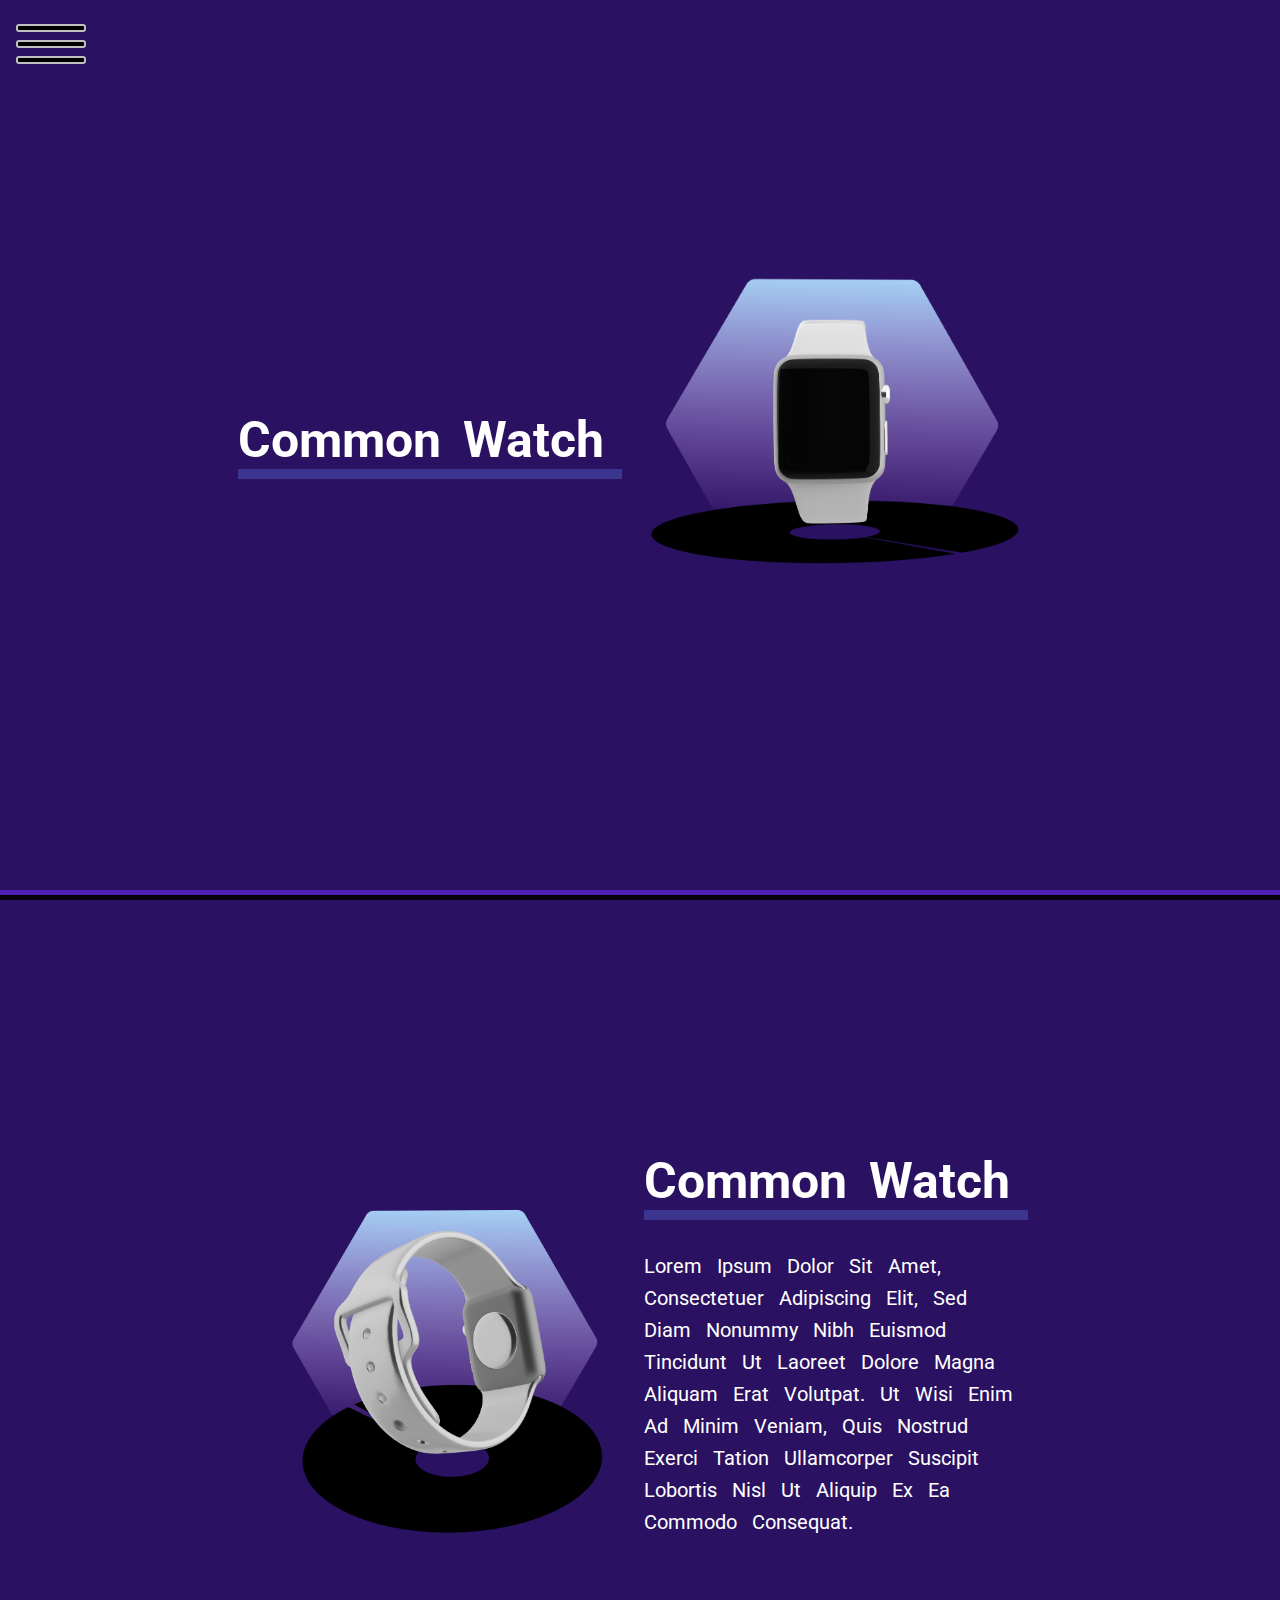
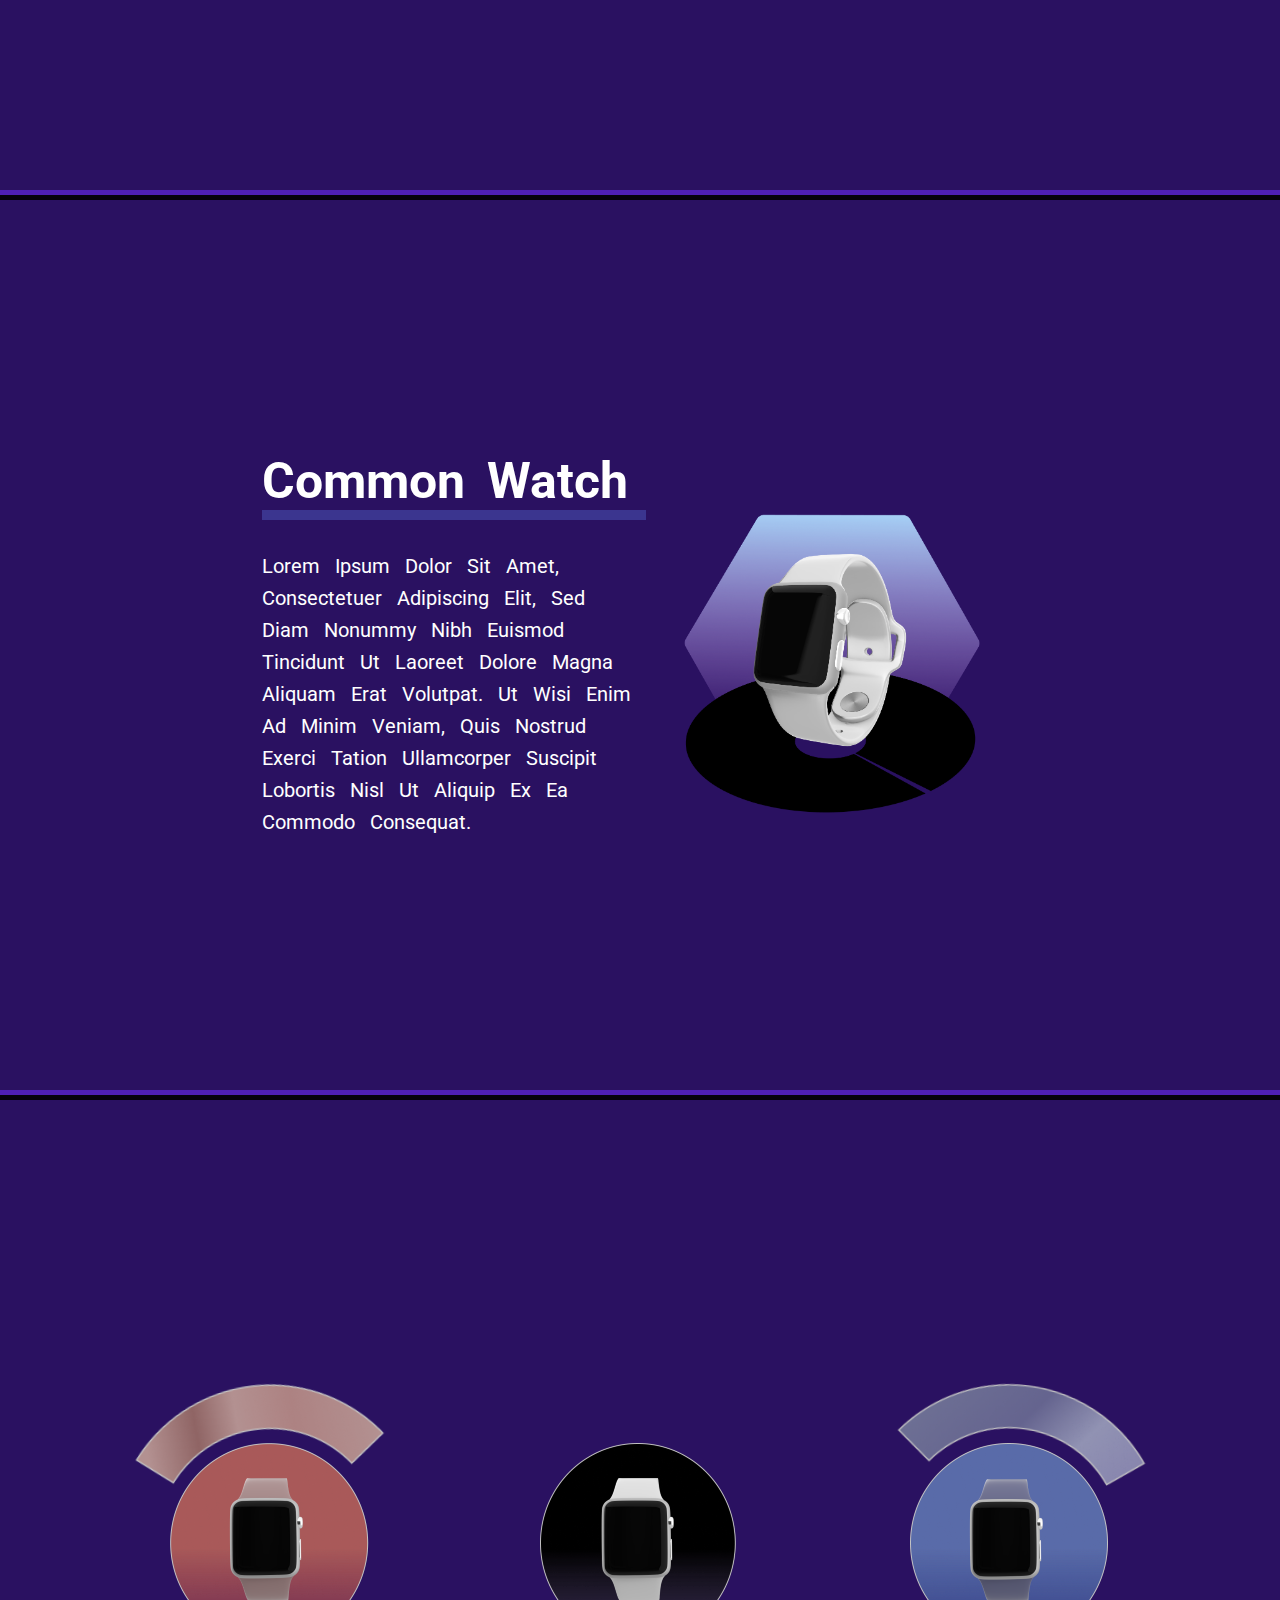
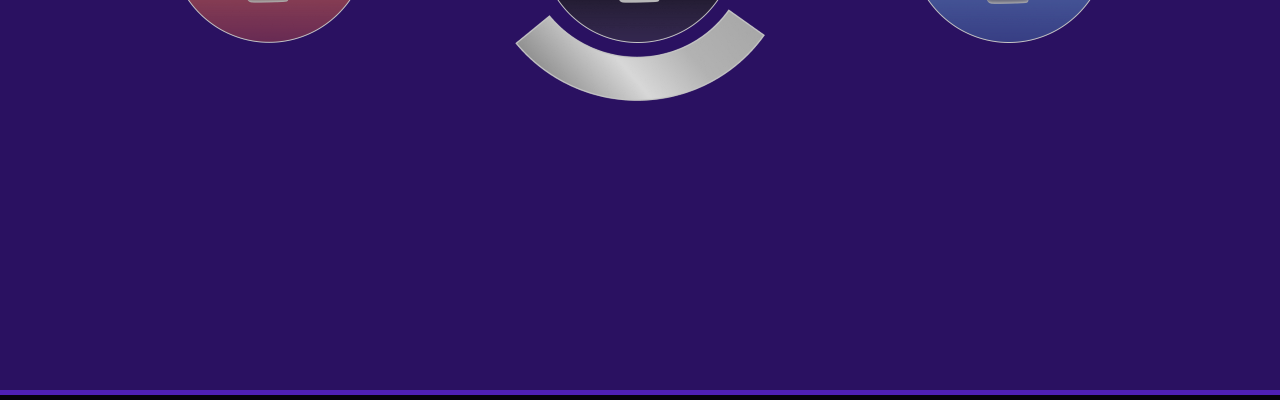
<file: index.html>
<!DOCTYPE html>
<html lang="en">
  <head>
    <meta charset="UTF-8">
    <meta name="viewport" content="width=device-width,initial-scale=1,maximum-scale=1,user-scalable=no">
    <meta http-equiv="X-UA-Compatible" content="IE=edge,chrome=1">
    <meta name="HandheldFriendly" content="true">
    
    <link rel="stylesheet" href="/src/style.css">
    <script src="/src/script.js" defer></script>

    <title>Home</title>

  </head>
<body id = "indexPg">
  <!-- First Watch -->
  <section class="section-index-page"> 
    <!-- Navigation-->
    <!--Hamburger style Menu-->
    <div class="div-menu-btn-toggle"onclick="menuDisplayToggle()">
        <span class="span-menu-tier tier1"></span>
        <span class="span-menu-tier tier2"></span>
        <span class="span-menu-tier tier3"></span>
        
      <!--Hamburger style Menu after toggle show menu links-->
      <ul class="ul-menu-items" >
        <li class="ul-menu-items item0"> <a href="index.html">Home</a> </li>

        <!-- Menu link: Products jumps to section Watch Trio -->
        <li class="ul-menu-items item1"> <a href="#products">Products</a> </li>

        <li class="ul-menu-items item3"> <a href="/src/pages/cart.html">Cart</a> </li>
      </ul> 
    </div>
      
    <!--END Navigation-->

    <!-- First Watch -->
    <div class="div-text-front-container">
      <h1 class="heading-one">Common Watch</h1>
    </div>
    
    <div class="div-img-front-view watch">
        <img class="img-front" src="src/images/Front.png" alt="Front watch view">
    </div> 

  </section>

  <!-- 2nd Watch -->
  <section class="section-index-page">
    <div class="div-img-back-view watch">
        <img class="img-back" src="src/images/Back.png" alt="Back watch view">
    </div>

    <div class="div-text-back-container">
      <h1 class="heading-one">Common Watch</h1>

      <p class="paragraph"> 
        Lorem ipsum dolor sit amet, consectetuer adipiscing elit, 
        sed diam nonummy nibh euismod tincidunt ut laoreet dolore 
        magna aliquam erat volutpat. Ut wisi enim ad minim veniam,
        quis nostrud exerci tation ullamcorper suscipit lobortis  
        nisl ut aliquip ex ea commodo consequat.
      </p>
    </div>
  </section>

  <!-- 3rd Watch -->
  <section class="section-index-page">
    <div class="div-text-side-container">
      <h1 class="heading-one">Common Watch</h1>
      <p class="paragraph"> 
        Lorem ipsum dolor sit amet, consectetuer adipiscing elit, 
        sed diam nonummy nibh euismod tincidunt ut laoreet dolore 
        magna aliquam erat volutpat. Ut wisi enim ad minim veniam,
        quis nostrud exerci tation ullamcorper suscipit lobortis  
        nisl ut aliquip ex ea commodo consequat.
      </p>
    </div>
    <div class="div-img-side-view watch">
      <img class="img-side" src="src/images/Side view.png" alt="Side view watch">
    </div>
  </section>

  <!-- Last Watch - Trio -->
  <section id="products" class="section-index-page" onmouseenter="enterRotateBands()">
    <div class="div-band-trio-container">
      <!-- Watch Bands -->
      <div class="div-bands div-red-band">
        <img class="img-band-all img-red-band" src="src/images/red-band.png" alt="image red watch band">
      </div>

      <div class="div-bands div-grey-band">
          <img class="img-band-all img-grey-band" src="src/images/grey-band.png" alt="image grey watch band">
      </div>

      <div class="div-bands div-blue-band">
        <img class="img-band-all img-blue-band" src="src/images/blue-band.png" alt="image blue watch band">
      </div>
    </div>

    <!-- Watch Background - Circles -->
    <div class="div-circle-trio-container">
      <div class="div-circle-trio circleRed"> 
          <img id="img-red-circle" src="src/images/red circle.png" alt="Submit form watch with red band ">
      </div>

      <div class="div-circle-trio circleBlack"> 
          <img id="img-black-circle" src="src/images/black circle.png" alt="Submit form watch with white band ">
      </div>

      <div class="div-circle-trio circleBlue"> 
          <img id="img-blue-circle" src="src/images/blue circle.png" alt="Submit form watch with blue band ">
      </div>
      
    </div>     
    <div class="div-circle-info-container">
      <div class="div-watch-info div-redWatch-info" onclick="window.location.href = '/src/pages/Watch-Red.html';">
        <h2>Common Red Watch</h2>
      </div>
      <div class="div-watch-info div-greyWatch-info" onclick="window.location.href = '/src/pages/Watch-Grey.html';">
        <h2>Common Grey Watch</h2>
        </a>  
      </div>
      <div class="div-watch-info div-blueWatch-info" onclick="window.location.href = '/src/pages/Watch-Blue.html';">
        <h2 class="h2-watch-info">Common Blue Watch</h2>
        </a>
      </div>
    </div>     
  </section> 
</body>
</html>
</file>
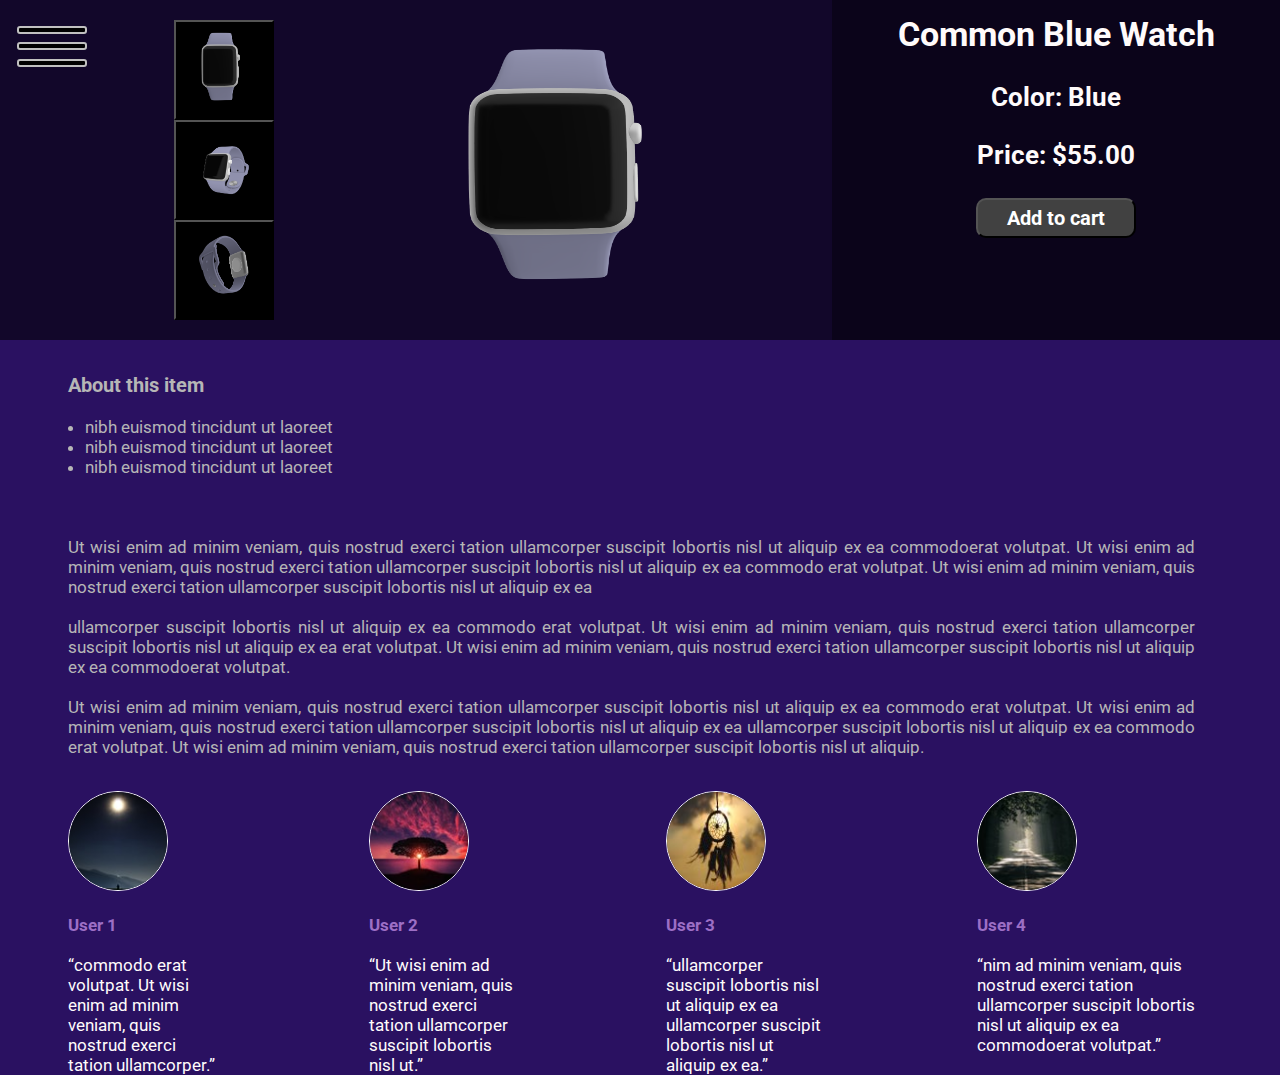
<file: src/pages/Watch-Blue.html>
<!DOCTYPE html>
<html lang="en">
<head>
  <meta charset="UTF-8">
  <meta name="viewport" content="width=device-width,initial-scale=1,maximum-scale=1,user-scalable=no">
  <meta http-equiv="X-UA-Compatible" content="IE=edge,chrome=1">
  <meta name="HandheldFriendly" content="true">

  <link rel="stylesheet" href="/src/style.css">
  <script src="/src/script.js" defer></script>

  <title>Products</title>
</head>
  <body id="body-watchPgBlue-container" class="body">
    <!-- Navigation-->
    <!--Hamburger style Menu-->
    <div class="div-menu-btn-toggle"onclick="menuDisplayToggle()">
      <span class="span-menu-tier tier1"></span>
      <span class="span-menu-tier tier2"></span>
      <span class="span-menu-tier tier3"></span>
      
      <!--Hamburger style Menu after toggle show menu links-->
      <ul class="ul-menu-items" >
        <li class="ul-menu-items item0"> <a href="index.html/../../../">Home</a></li>
        <!-- Menu link: Products jumps to section Watch Trio -->
        <li class="ul-menu-items item1"> <a href="/../../../#products">Products</a></li>
        <li class="ul-menu-items item3"> <a href="/src/pages/cart.html">Cart</a></li>
      </ul> 
    </div>
    
    <div class="div-grid-container">
    <!--Img side display-->
    <div class="div-display-container">
      <div class="div-display watch1">
        <button class="btn image1">
        </button>
      </div>

      <div class="div-display watch2">
        <button class="btn image2">
        </button>
      </div>

      <div class="div-display watch3">
        <button class="btn image3">
        </button>
      </div>
    </div>
    <!--End Img side display-->
    <!--Center img display-->
    <div class="div-display-main mainDisplay">
    </div>
    <!--End Center img display-->
    <!--Display Product Pre-Purchase Details-->
    <div class="div-product-buy-container">
      <h1 class="h1-product-Title">Common Blue Watch</h1>
      <h2 class="h2-product-Color">Color: Blue</h2>
      <h2 class="h2-product-Price">Price: $55.00</h2>
      
      <button type="button" class="btn-addToCart" onclick="addCartBtnClick()">Add to cart</button>
      
      <div class="div-btn-ItemAmount prodPgAmtBtn">
        <button type="button" class="btn-ItemAmount btn-Remove" onclick="itemAmountRemove()">-</button>
          <p class="p-displayItemAmount"></p>
        <button type="button" class="btn-ItemAmount btn-Add" onclick="itemAmountAdd()">+</button>
      </div>

    </div>
    <!--END Display Product Pre-Purchase Details-->
      <!--Display Demo Text-->
      <div class="div-product-specs-container">
        <h3>About this item</h3>
        <br>
        <ul>
          <li>nibh euismod tincidunt ut laoreet</li>
          <li>nibh euismod tincidunt ut laoreet</li>
          <li>nibh euismod tincidunt ut laoreet</li>
        </ul>
        <br><br><br>
        <p>
          Ut wisi enim ad minim veniam,
          quis nostrud exerci tation ullamcorper suscipit lobortis  
          nisl ut aliquip ex ea commodoerat volutpat. Ut wisi enim ad minim veniam,
          quis nostrud exerci tation ullamcorper suscipit lobortis  
          nisl ut aliquip ex ea commodo
          erat volutpat. Ut wisi enim ad minim veniam,
          quis nostrud exerci tation ullamcorper suscipit lobortis  
          nisl ut aliquip ex ea <br><br>
          ullamcorper suscipit lobortis  
          nisl ut aliquip ex ea commodo
          erat volutpat. Ut wisi enim ad minim veniam,
          quis nostrud exerci tation ullamcorper suscipit lobortis  
          nisl ut aliquip ex ea 
          erat volutpat. Ut wisi enim ad minim veniam,
          quis nostrud exerci tation ullamcorper suscipit lobortis  
          nisl ut aliquip ex ea commodoerat volutpat. 
          <br><br>Ut wisi enim ad minim veniam,
          quis nostrud exerci tation ullamcorper suscipit lobortis  
          nisl ut aliquip ex ea commodo
          erat volutpat. Ut wisi enim ad minim veniam,
          quis nostrud exerci tation ullamcorper suscipit lobortis  
          nisl ut aliquip ex ea 
          ullamcorper suscipit lobortis  
          nisl ut aliquip ex ea commodo
          erat volutpat. Ut wisi enim ad minim veniam,
          quis nostrud exerci tation ullamcorper suscipit lobortis  
          nisl ut aliquip. 
        </p>
      </div>
      <!--END Display Demo Text-->
      <!--Display user reviews-->
      <div class="div-reviews-container">
        <div class="div-reviews person1">
            <div class="img-avatar-display">
            <img src="/src/images/pexels-pixabay-33696.jpg" alt="avatar image 1">
          </div>
          <h4>User 1</h4>
          <p><q>commodo erat volutpat. Ut wisi enim ad minim veniam, quis nostrud exerci tation ullamcorper.</q></p>
        </div>
        <div class="div-reviews person2">
          <div class="img-avatar-display">
            <img src="/src/images/pexels-pixabay-36717.jpg" alt="avatar image 2">
          </div>
          <h4>User 2</h4>
          <p><q>Ut wisi enim ad minim veniam, quis nostrud exerci tation ullamcorper suscipit lobortis nisl ut.</q></p>
        </div> 
        <div class="div-reviews person3">
          <div class="img-avatar-display">
            <img src="/src/images/pexels-pixabay-279467.jpg" alt="avatar image 3">
          </div>
          <h4>User 3</h4>
          <p><q>ullamcorper suscipit lobortis nisl ut aliquip ex ea ullamcorper suscipit lobortis nisl ut aliquip ex ea.</q></p>
        </div> 
        <div class="div-reviews person4">
          <div class="img-avatar-display">
            <img src="/src/images/pexels-pixabay-531321.jpg" alt="avatar image 4">
          </div>
          <h4>User 4</h4>
          <p><q>nim ad minim veniam, quis nostrud exerci tation ullamcorper suscipit lobortis nisl ut aliquip ex ea commodoerat volutpat.</q></p>
        </div>            
      </div>
      <!--END Display user reviews-->
    </div>
  </body>
</html>
</file>
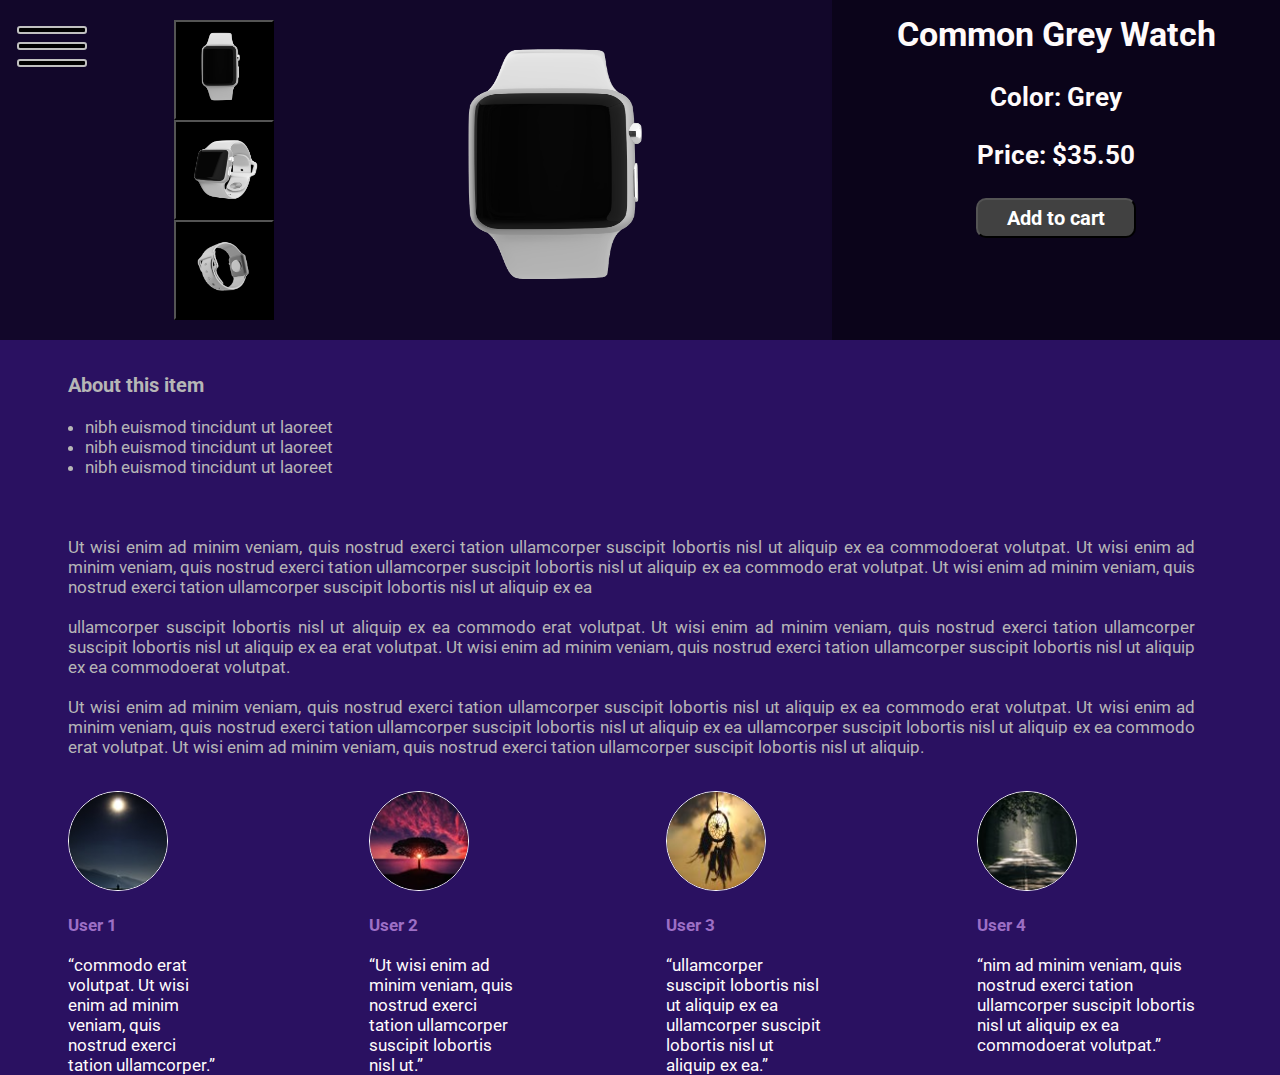
<file: src/pages/Watch-Grey.html>
<!DOCTYPE html>
<html lang="en">
<head>
  <meta charset="UTF-8">
  <meta name="viewport" content="width=device-width,initial-scale=1,maximum-scale=1,user-scalable=no">
  <meta http-equiv="X-UA-Compatible" content="IE=edge,chrome=1">
  <meta name="HandheldFriendly" content="true">

  <link rel="stylesheet" href="/src/style.css">
  <script src="/src/script.js" defer></script>

  <title>Products</title>
</head>
  <body id="body-watchPgGrey-container" class="body">
    <!-- Navigation-->
    <!--Hamburger style Menu-->
    <div class="div-menu-btn-toggle"onclick="menuDisplayToggle()">
      <span class="span-menu-tier tier1"></span>
      <span class="span-menu-tier tier2"></span>
      <span class="span-menu-tier tier3"></span>
      
      <!--Hamburger style Menu after toggle show menu links-->
      <ul class="ul-menu-items" >
        <li class="ul-menu-items item0"> <a href="index.html/../../../">Home</a></li>
        <!-- Menu link: Products jumps to section Watch Trio -->
        <li class="ul-menu-items item1"> <a href="/../../../#products">Products</a></li>
        <li class="ul-menu-items item3"> <a href="/src/pages/cart.html">Cart</a></li>
      </ul> 
    </div>
    
    <div class="div-grid-container">
    <!--Img side display-->
    <div class="div-display-container">
      <div class="div-display watch1">
        <button class="btn image1">
        </button>
      </div>

      <div class="div-display watch2">
        <button class="btn image2">
        </button>
      </div>

      <div class="div-display watch3">
        <button class="btn image3">
        </button>
      </div>
    </div>
      <!--End Img side display-->
    <!--Center img display-->
    <div class="div-display-main mainDisplay">
    </div>
    <!--End Center img display-->
    <!--Display Product Pre-Purchase Details-->
    <div class="div-product-buy-container">
      <h1 class="h1-product-Title">Common Grey Watch</h1>
      <h2 class="h2-product-Color">Color: Grey</h2>
      <h2 class="h2-product-Price">Price: $35.50</h2>

      <button type="button" class="btn-addToCart" onclick="addCartBtnClick()">Add to cart</button>
      
      <div class="div-btn-ItemAmount prodPgAmtBtn">
        <button type="button" class="btn-ItemAmount btn-Remove" onclick="itemAmountRemove()">-</button>
          <p class="p-displayItemAmount"></p>
        <button type="button" class="btn-ItemAmount btn-Add" onclick="itemAmountAdd()">+</button>
      </div>

    </div>
    <!--END Display Product Pre-Purchase Details-->
      <!--Display Demo Text-->
      <div class="div-product-specs-container">
        <h3>About this item</h3>
        <br>
        <ul>
          <li>nibh euismod tincidunt ut laoreet</li>
          <li>nibh euismod tincidunt ut laoreet</li>
          <li>nibh euismod tincidunt ut laoreet</li>
        </ul>
        <br><br><br>
        <p>
          Ut wisi enim ad minim veniam,
          quis nostrud exerci tation ullamcorper suscipit lobortis  
          nisl ut aliquip ex ea commodoerat volutpat. Ut wisi enim ad minim veniam,
          quis nostrud exerci tation ullamcorper suscipit lobortis  
          nisl ut aliquip ex ea commodo
          erat volutpat. Ut wisi enim ad minim veniam,
          quis nostrud exerci tation ullamcorper suscipit lobortis  
          nisl ut aliquip ex ea <br><br>
          ullamcorper suscipit lobortis  
          nisl ut aliquip ex ea commodo
          erat volutpat. Ut wisi enim ad minim veniam,
          quis nostrud exerci tation ullamcorper suscipit lobortis  
          nisl ut aliquip ex ea 
          erat volutpat. Ut wisi enim ad minim veniam,
          quis nostrud exerci tation ullamcorper suscipit lobortis  
          nisl ut aliquip ex ea commodoerat volutpat. 
          <br><br>Ut wisi enim ad minim veniam,
          quis nostrud exerci tation ullamcorper suscipit lobortis  
          nisl ut aliquip ex ea commodo
          erat volutpat. Ut wisi enim ad minim veniam,
          quis nostrud exerci tation ullamcorper suscipit lobortis  
          nisl ut aliquip ex ea 
          ullamcorper suscipit lobortis  
          nisl ut aliquip ex ea commodo
          erat volutpat. Ut wisi enim ad minim veniam,
          quis nostrud exerci tation ullamcorper suscipit lobortis  
          nisl ut aliquip. 
        </p>
      </div>
      <!--END Display Demo Text-->
      <!--Display user reviews-->
      <div class="div-reviews-container">
        <div class="div-reviews person1">
            <div class="img-avatar-display">
            <img src="/src/images/pexels-pixabay-33696.jpg" alt="avatar image 1">
          </div>
          <h4>User 1</h4>
          <p><q>commodo erat volutpat. Ut wisi enim ad minim veniam, quis nostrud exerci tation ullamcorper.</q></p>
        </div>
        <div class="div-reviews person2">
          <div class="img-avatar-display">
            <img src="/src/images/pexels-pixabay-36717.jpg" alt="avatar image 2">
          </div>
          <h4>User 2</h4>
          <p><q>Ut wisi enim ad minim veniam, quis nostrud exerci tation ullamcorper suscipit lobortis nisl ut.</q></p>
        </div> 
        <div class="div-reviews person3">
          <div class="img-avatar-display">
            <img src="/src/images/pexels-pixabay-279467.jpg" alt="avatar image 3">
          </div>
          <h4>User 3</h4>
          <p><q>ullamcorper suscipit lobortis nisl ut aliquip ex ea ullamcorper suscipit lobortis nisl ut aliquip ex ea.</q></p>
        </div> 
        <div class="div-reviews person4">
          <div class="img-avatar-display">
            <img src="/src/images/pexels-pixabay-531321.jpg" alt="avatar image 4">
          </div>
          <h4>User 4</h4>
          <p><q>nim ad minim veniam, quis nostrud exerci tation ullamcorper suscipit lobortis nisl ut aliquip ex ea commodoerat volutpat.</q></p>
        </div>            
      </div>
      <!--END Display user reviews-->
    </div>
  </body>
</html>
</file>
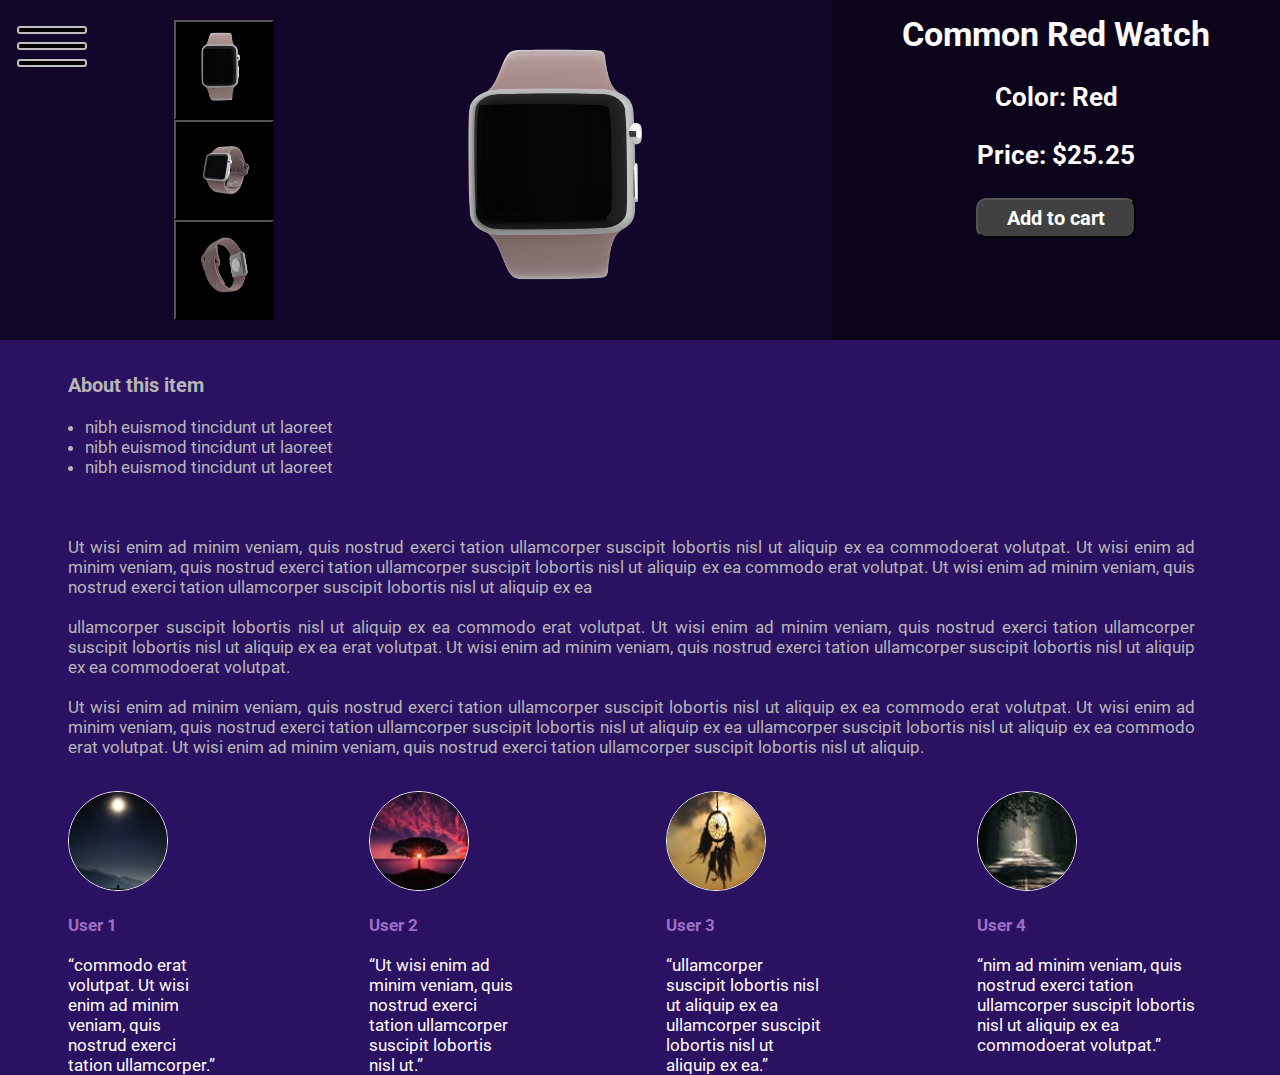
<file: src/pages/Watch-Red.html>
<!DOCTYPE html>
<html lang="en">
<head>
  <meta charset="UTF-8">
  <meta name="viewport" content="width=device-width,initial-scale=1,maximum-scale=1,user-scalable=no">
  <meta http-equiv="X-UA-Compatible" content="IE=edge,chrome=1">
  <meta name="HandheldFriendly" content="true">

  <link rel="stylesheet" href="/src/style.css">
  <script src="/src/script.js" defer></script>

  <title>Products</title>
</head>
  <body id="body-watchPgRed-container" class="body" >
    <!-- Navigation-->
    <!--Hamburger style Menu-->
    <div class="div-menu-btn-toggle"onclick="menuDisplayToggle()">
      <span class="span-menu-tier tier1"></span>
      <span class="span-menu-tier tier2"></span>
      <span class="span-menu-tier tier3"></span>
    
    <!--Hamburger style Menu after toggle show menu links-->
    <ul class="ul-menu-items" >
      <li class="ul-menu-items item0"> <a href="index.html/../../../">Home</a></li>
      <!-- Menu link: Products jumps to section Watch Trio -->
      <li class="ul-menu-items item1"> <a href="/../../../#products">Products</a></li>
      <li class="ul-menu-items item3"> <a href="/src/pages/cart.html">Cart</a></li>
    </ul> 
  </div>
    
    <div class="div-grid-container">
    <!--Img side display-->
    <div class="div-display-container">
      <div class="div-display watch1">
        <button class="btn image1">
        </button>
      </div>

      <div class="div-display watch2">
        <button class="btn image2">
        </button>
      </div>

      <div class="div-display watch3">
        <button class="btn image3">
          <!-- <img src="/src/images/Back prod.png" alt="Back watch view"> -->
        </button>
      </div>
    </div>
      <!--End Img side display-->
    <!--Center img display-->
    <div class="div-display-main mainDisplay">
    </div>
    <!--End Center img display-->
    <!--Display Product Pre-Purchase Details-->
    <div class="div-product-buy-container">
      <h1 class="h1-product-Title">Common Red Watch</h1>
      <h2 class="h2-product-Color">Color: Red</h2>
      <h2 class="h2-product-Price">Price: $25.25</h2>
      
      <button type="button" class="btn-addToCart" onClick = "addCartBtnClick()">Add to cart</button>
      
      <div class="div-btn-ItemAmount prodPgAmtBtn">
        <button type="button" class="btn-ItemAmount btn-Remove" onclick="itemAmountRemove()">-</button>
        <p class="p-displayItemAmount"></p>
        <button type="button" class="btn-ItemAmount btn-Add" onclick="itemAmountAdd()">+</button>
      </div>
      
    </div>
    <!--END Display Product Pre-Purchase Details-->
      <!--Display Demo Text-->
      <div class="div-product-specs-container">
        <h3>About this item</h3>
        <br>
        <ul>
          <li>nibh euismod tincidunt ut laoreet</li>
          <li>nibh euismod tincidunt ut laoreet</li>
          <li>nibh euismod tincidunt ut laoreet</li>
        </ul>
        <br><br><br>
        <p>
          Ut wisi enim ad minim veniam,
          quis nostrud exerci tation ullamcorper suscipit lobortis  
          nisl ut aliquip ex ea commodoerat volutpat. Ut wisi enim ad minim veniam,
          quis nostrud exerci tation ullamcorper suscipit lobortis  
          nisl ut aliquip ex ea commodo
          erat volutpat. Ut wisi enim ad minim veniam,
          quis nostrud exerci tation ullamcorper suscipit lobortis  
          nisl ut aliquip ex ea <br><br>
          ullamcorper suscipit lobortis  
          nisl ut aliquip ex ea commodo
          erat volutpat. Ut wisi enim ad minim veniam,
          quis nostrud exerci tation ullamcorper suscipit lobortis  
          nisl ut aliquip ex ea 
          erat volutpat. Ut wisi enim ad minim veniam,
          quis nostrud exerci tation ullamcorper suscipit lobortis  
          nisl ut aliquip ex ea commodoerat volutpat. 
          <br><br>Ut wisi enim ad minim veniam,
          quis nostrud exerci tation ullamcorper suscipit lobortis  
          nisl ut aliquip ex ea commodo
          erat volutpat. Ut wisi enim ad minim veniam,
          quis nostrud exerci tation ullamcorper suscipit lobortis  
          nisl ut aliquip ex ea 
          ullamcorper suscipit lobortis  
          nisl ut aliquip ex ea commodo
          erat volutpat. Ut wisi enim ad minim veniam,
          quis nostrud exerci tation ullamcorper suscipit lobortis  
          nisl ut aliquip. 
        </p>
      </div>
      <!--END Display Demo Text-->
      <!--Display user reviews-->
      <div class="div-reviews-container">
        <div class="div-reviews person1">
            <div class="img-avatar-display">
            <img src="/src/images/pexels-pixabay-33696.jpg" alt="avatar image 1">
          </div>
          <h4>User 1</h4>
          <p><q>commodo erat volutpat. Ut wisi enim ad minim veniam, quis nostrud exerci tation ullamcorper.</q></p>
        </div>
        <div class="div-reviews person2">
          <div class="img-avatar-display">
            <img src="/src/images/pexels-pixabay-36717.jpg" alt="avatar image 2">
          </div>
          <h4>User 2</h4>
          <p><q>Ut wisi enim ad minim veniam, quis nostrud exerci tation ullamcorper suscipit lobortis nisl ut.</q></p>
        </div> 
        <div class="div-reviews person3">
          <div class="img-avatar-display">
            <img src="/src/images/pexels-pixabay-279467.jpg" alt="avatar image 3">
          </div>
          <h4>User 3</h4>
          <p><q>ullamcorper suscipit lobortis nisl ut aliquip ex ea ullamcorper suscipit lobortis nisl ut aliquip ex ea.</q></p>
        </div> 
        <div class="div-reviews person4">
          <div class="img-avatar-display">
            <img src="/src/images/pexels-pixabay-531321.jpg" alt="avatar image 4">
          </div>
          <h4>User 4</h4>
          <p><q>nim ad minim veniam, quis nostrud exerci tation ullamcorper suscipit lobortis nisl ut aliquip ex ea commodoerat volutpat.</q></p>
        </div>            
      </div>
      <!--END Display user reviews-->
    </div>
  </body>
</html>
</file>
<file: src/style.css>
@import url('https://fonts.googleapis.com/css2?family=Roboto&display=swap');

*
{
  font-family: 'Roboto', sans-serif;
  box-sizing: border-box; 
  margin: 0;
  padding: 0;
}

body
{
  overflow-x: hidden;
}

/*Start Navigation*/
/*Pre-toggle effects*/
/*Nav button - tier style*/
.div-menu-btn-toggle
{
  display: flex;
  flex-direction: column;
  justify-content: space-between;
  position: fixed;
  top: 1em;
  left: 1em;
}

.div-menu-btn-toggle .span-menu-tier
{ 
  height: 8px;
  width: 70px;
  margin-top: 0.5em;
  background-color: rgb(0, 0, 0);
  border: 2px solid silver;  
  border-radius: 3px;
}

.div-menu-btn-toggle:hover
{
  cursor: pointer;
}

/*Nav links*/
.ul-menu-items 
{ 
  display: flex;
  flex-direction: column;
  position: relative;
  list-style-type: none;
  text-transform: uppercase;
  font-weight: bold;
  padding: 0 0 70px 0;
  top: 2em;
  left: 2em;
}

.ul-menu-items a
{
  color: rgb(255, 255, 255);
  text-decoration: none;
}

.ul-menu-items a:hover
{
  text-decoration: underline overline rgb(255, 255, 255);
}

/*Post-toggle effects*/
/*Changes tier menu to X style - JS Adds class to Html*/
.active-menu .tier3
{
  transform: translateY(14px) rotateZ(45deg);
}

.active-menu .tier2
{
  display: none;
}

.active-menu .tier1
{
  transform: translateY(15px) rotateZ(-45deg);
}

/*Menu background appears*/
.active-menu
{
  background: rgba(0, 0, 0, 0.717);
  position: fixed;
  border-radius: 10px;
  height: 20em;
  width: 15em;
  top: 1em;
}

/*X style positioning*/
.active-menu .span-menu-tier
{
  width: 2em;
  position: fixed;
  top: 1.5em;
  left: 1.5em;
}
/*END Navigation*/

/*Start index page*/
.section-index-page
{
  display: flex;
  justify-content: center;
  align-items: center;
  background-color: #2a1161;
  color: #fff;
  border-bottom: 10px ridge #2a1161 ;
  scroll-snap-align: start;
  width: 100vw;
  height: 100vh;
  overflow: hidden;
}

.img-front,
.img-back,
.img-side
{
  height: 400px;
}

.div-text-front-container, 
.div-text-back-container,
.div-text-side-container
{
  display: flex;
  flex-direction: column;
  position: relative;
  width: 30%;
  text-transform: capitalize;
  word-spacing: 10px;
}

.heading-one
{
  font-size: 50px;
  border-bottom: 10px solid rgb(59, 53, 143);
}

.paragraph
{ 
  padding-top: 1.5em;
  line-height: 1.6em;
  font-size: 20px;
}

@keyframes info
{
  0% {
    opacity: 0;
    transform: translateX(-10em);
  }
  100% {
      opacity: 1;
      transform: translateX(0);
  }
}

@keyframes info2
{
  0% {
    opacity: 0;
    transform: translateX(10em);
  }
  100% {
      opacity: 1;
      transform: translateX(0);
  }
}

@keyframes watch
{
  0% {
    opacity: 0;
    transform: translateY(-20em);
  }
  100%
  {
    opacity: 1;
    transform: translateY(0);
  }
}

/*Watch Trio Section*/
.div-band-trio-container, 
.div-circle-trio-container
,.div-circle-info-container
{
  display: flex;
  flex-direction: row;
  justify-content: space-evenly;  
  position: absolute;
  width: 100%;  
}

.div-watch-info
{
  height: 7em;
  width: 12em;
}

.div-watch-info h2 
{
  text-align: center; 
  position: relative;
  top: 30px;
  visibility: hidden;
}

.div-watch-info:hover
{
  background-image: linear-gradient(rgb(255, 255, 255),rgba(255, 255, 255, 0.67));
  border-radius: 10px;    
  cursor: pointer;
}

.div-watch-info:hover h2
{
  visibility: visible;
  color: black;
}

.div-redWatch-info
{
  position: relative;
  right: 3px;
}

.div-blueWatch-info
{
  position: relative;
  left: 1px;
}

.div-greyWatch-info
{
  position: relative;
  right: 2px;
}

.div-red-band,
.div-blue-band
{
  position: relative;
  bottom: 7em;
}

.div-red-band
{
  transform: rotate(-8deg);
}

.div-blue-band
{
  transform: rotate(6deg);
}

.div-grey-band
{
  position: relative;
  top: 7em;
}

@keyframes rotateRedBand 
{
  25%
  { transform: 
    rotate(-5deg) 
    translateY(-0.5em)
    rotate(-15deg) 
    translateX(-3em)
    rotate(-10deg);
  }

  50%
  {
    transform: 
    rotate(-10deg) 
    translateY(-0.5em)
    rotate(15deg)
    translateX(3em)
    rotate(10deg);
  }
}

@keyframes rotateBlueBand 
{
  25%
  { transform: 
    rotate(-5deg) 
    translateY(-0.5em)
    rotate(-15deg) 
    translateY(-0.5em)
    translateX(-3em);
  }

 50% 
  {   
    transform: 
    rotate(-10deg) 
    translateY(-0.3em)
    rotate(15deg);
  }
}

@keyframes rotateGreyBand
{
  25%
  { transform: 
    rotate(-5deg) 
    translateY(1em)
    rotate(-15deg)
    translateX(3em);
  }
  
  50% 
  {   
    transform: 
    rotate(10deg) 
    translateY(0.5em)
    rotate(-10deg);
  }

}
/*End Watch Trio*/
/**** End index page ****/

/**** Watch purchase page ****/
.body
{
  height: 100%;
  width: 100%;
  background-color: #2a1161;
  color: rgb(255, 251, 251);
  font-size: 17px;
}

.div-grid-container
{
 display: grid;
 grid-template-columns: 35% 30% 35%;
}

.div-display-container
{
  display: flex;
  flex-direction: column;
  justify-content: center;
  justify-content: space-evenly;  
  align-items: center;  
  background-color: #0000008f;
  padding-top: 20px;
  padding-bottom: 20px;
}

.watch1 img,
.watch2 img,
.watch3 img
{
  height: 75px;
  width: 75px;
}

.watch1 img,
.watch3 img
{
  margin-left: 20px;
}

.btn
{
  height: 100px;
  width: 100px;
  background-color: rgb(0, 0, 0);
}

/*Display image selection*/
.btn:hover
{
  border-bottom: 1px dashed rgb(0, 0, 0);
}

/*Center img display*/
.mainDisplay
{
  grid-column: 2;
  display: flex;
  align-items: center;
  background-color: #0000008f;
}

.mainDisplay img
{
  height: 15em;
  width: 20em; 
}
/*END Display image selection*/

/*Display Product Pre-Purchase Details*/
.div-product-buy-container
{  
  display: flex;
  flex-direction: column;
  justify-content: space-around;
  align-items: center; 
  background-color: #000000b9;
}

/*Buttons - Items to cart*/
.btn-addToCart
{
  font-size: 20px;
  font-weight: bold;
  background-color: rgb(65, 65, 65);
  color: white;
  border-radius: 10px;
  height: 2em;
  width: 8em;
  visibility: visible;
}

.btn-addToCart:hover
{
  cursor: pointer;
}

.div-btn-ItemAmount
{
  background-color: rgb(65, 65, 65);
  border: 2.5px ridge white;
  border-radius: 30px;
  height: 3.5em;
  width: 9.5em;
  display: flex;
  gap: 1em;
  justify-content: center;
  align-items: center;
  visibility: collapse;
}

.btn-ItemAmount
{
  font-size: 30px;
  font-weight: bold;
  border: none;
  background-color: rgb(65, 65, 65);  
  color: rgb(255, 255, 255);
  height: 1.5em;
  width: 1.5em;
  border-radius: 25px;
  display: flex;
  justify-content: center;
  align-items: center;
}

#body-cartPg-container .div-btn-ItemAmount
{
  visibility: visible;
}

.adjustColumn
{
  display: flex;
  justify-content: center;
}

.btn-Remove:hover
{
  background-color: rgb(133, 76, 73);
}

.btn-Add:hover
{
  background-color: rgb(61, 119, 120); 
}

.p-displayItemAmount
{
  font-size: 21px;
  font-weight: bold;
  color: white;
}
/*END Display Product Pre-Purchase Details*/

/*Display Demo Text - "About this item section"*/
.div-product-specs-container
{
  grid-column: 1/4;
  color: rgb(182, 182, 182);
  padding-left: 4em;
  padding-top: 2em;
  padding-bottom: 2em;
}

.div-product-specs-container ul
{
  padding-left: 1em;
}

.div-product-specs-container p
{
  text-align: justify;
  margin-right: 5em; 
}
/*END Display Demo Text*/

/*Display user reviews*/
.div-reviews-container
{
  grid-column: 1/4;
  display: flex;
}

.div-reviews
{
  position: relative;
  left: 4em;
}

/*User demo image*/
.img-avatar-display img
{
  background-color: #acacac;
  height: 100px;
  width: 100px;
  border-radius: 50px;
  border: 1px solid rgb(255, 255, 255);
}

/*user name display*/
.div-reviews h4
{
  color:rgb(157, 111, 197);
  margin-top: 20px;
  margin-bottom: 20px;
}

/*user demo text display*/
.div-reviews p
{
  text-orientation: left;
  margin-top: 10px;
  margin-right: 150px;
}
/*END Display user reviews*/
/**** End Products page ****/

/**** Start Cart Page ****/
.div-items-container
{
  display: inline-block;
  background-color: #12072a;
  height: 47em;
  width: 70%;
  display: flex;
  flex-direction: column;
  justify-content: center;
  align-items: center;
  gap: 2em;
  margin: auto;
  margin-top: 1em;
  border: 10px ridge rgb(145, 147, 255);
  position: relative;
}

.div-item-row
{
  display: flex;
  justify-content: center;
  align-items: center;
  background-color: #463f52;
  height: 10em;
  width: 45em;
  gap: 5em;
  border-radius: 1em;
  border: 5px ridge rgb(213, 213, 213);
}

.div-item
{
  display: flex;
  flex-direction: column;
}

.prodColumn
{
  margin-top: 1em;
}

.prodColumn img
{
  height: 150px; 
}

.prodInfo
{
  display: flex;
  justify-content: center;
  gap: 2em;
}

.mainContainer
{
  display: flex;
  flex-direction: column;
  align-items: center;
}

.div-totalCostContainer
{
  background-color: #303030;
  height: 5em;
  width: 35%;
  border-radius: 15px;
  border: 5px ridge #ffffff;
  display: flex;
  align-items: center;
  justify-content: space-evenly;
  margin-top: 5em;
}

.span-total, .btn-checkout
{
  font-size: 2em;  
  color: white;
}

.btn-checkout
{
  background-color: rgb(142, 142, 142);
  width: 5em;
  height: 1.4em;
  text-align: center;
  border-radius: 15px;
  border: 5px ridge rgb(175, 175, 175);
}

.btn-checkout:hover
{
  background-color: rgb(74, 140, 141);  
}

/**** End Cart Page ****/
</file>
